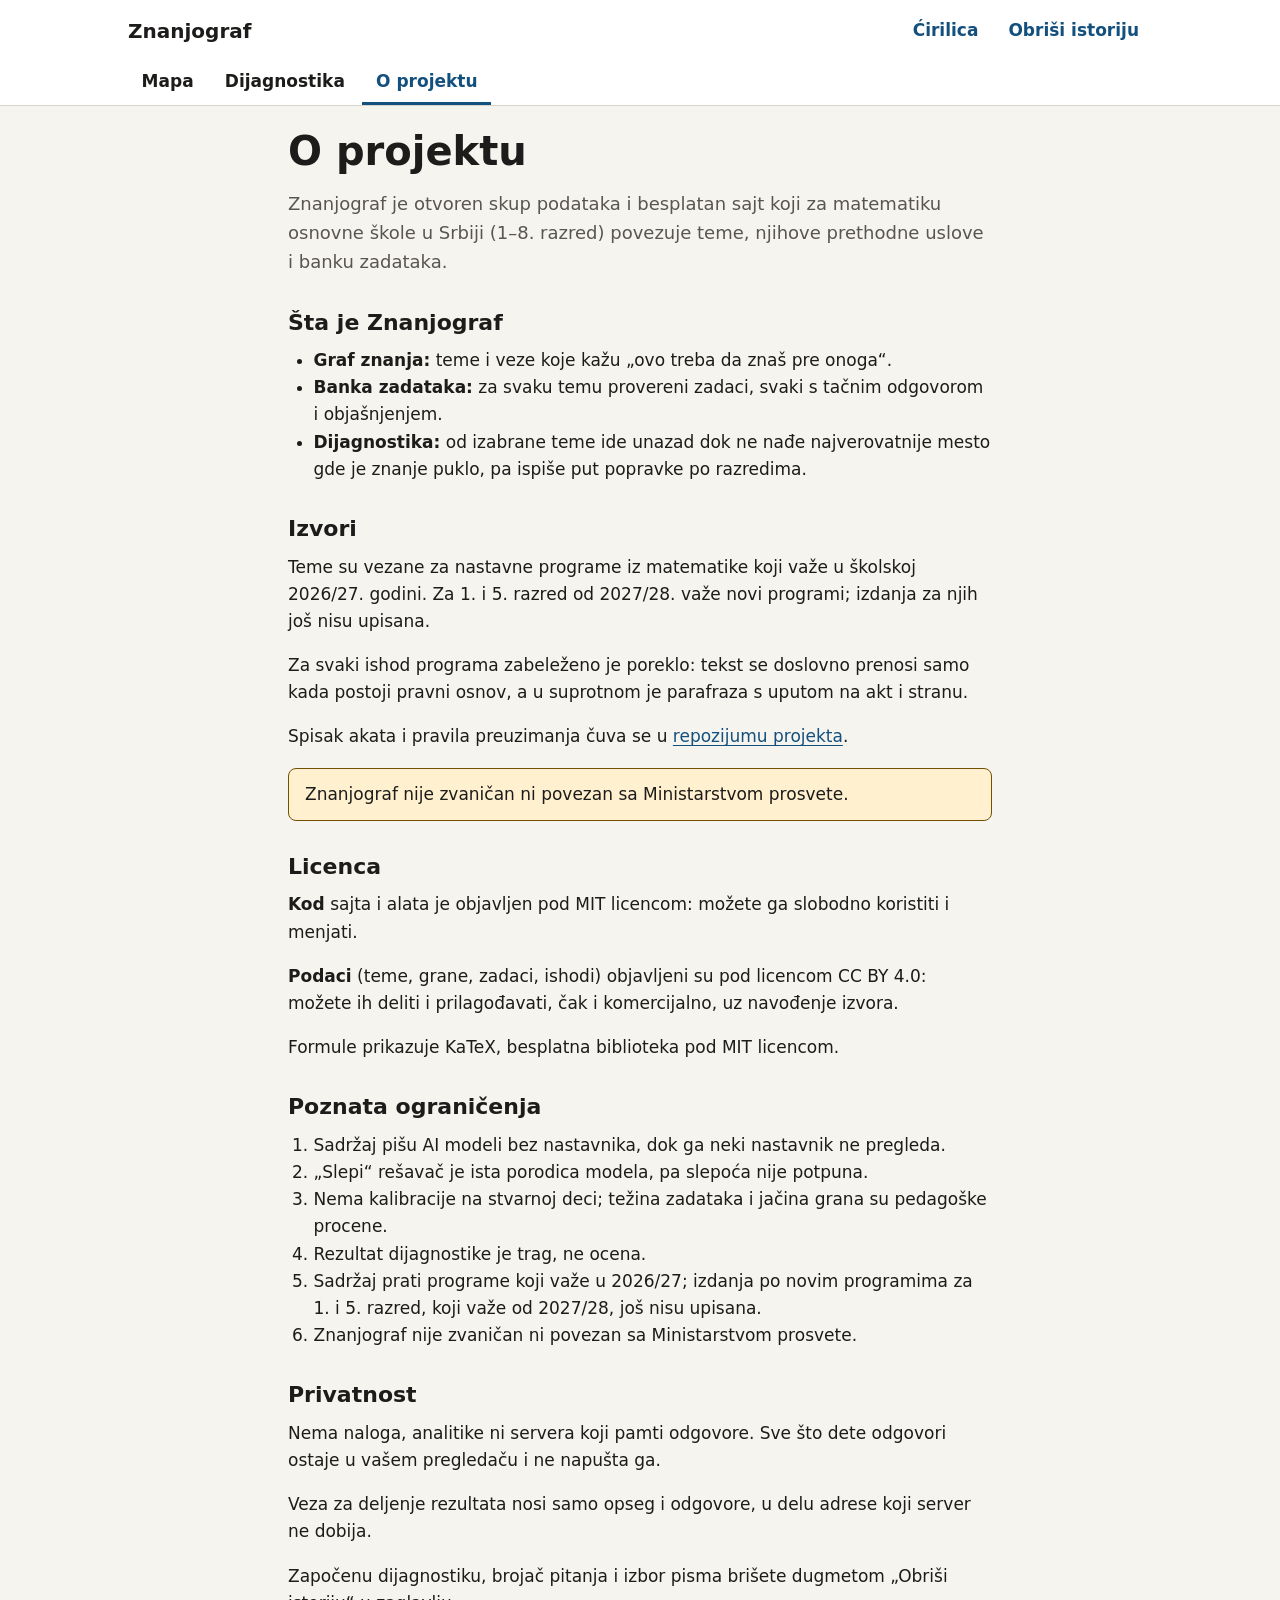
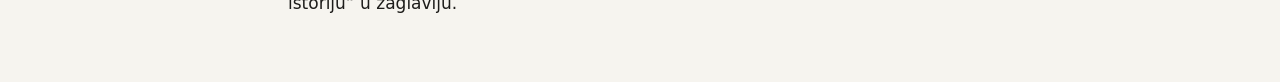
<file: site/o-projektu/index.html>
<!doctype html>
<html lang="sr-Latn">
<head>
<meta charset="utf-8">
<meta name="viewport" content="width=device-width, initial-scale=1">
<title>Znanjograf — o projektu</title>
<link rel="icon" type="image/svg+xml" href="data:image/svg+xml,%3Csvg%20xmlns='http://www.w3.org/2000/svg'%20viewBox='0%200%2032%2032'%3E%3Crect%20width='32'%20height='32'%20rx='7'%20fill='%2314507d'/%3E%3Cpath%20d='M9%2023%2016%209l7%2014'%20fill='none'%20stroke='%23fff'%20stroke-width='2.5'%20stroke-linecap='round'%20stroke-linejoin='round'/%3E%3Cg%20fill='%23fff'%3E%3Ccircle%20cx='9'%20cy='23'%20r='3.4'/%3E%3Ccircle%20cx='16'%20cy='9'%20r='3.4'/%3E%3Ccircle%20cx='23'%20cy='23'%20r='3.4'/%3E%3C/g%3E%3C/svg%3E">
<link rel="stylesheet" href="../css/zg.css">
<script type="module" src="../js/pages/about.js"></script>
</head>
<body data-pismo="lat" data-podaci="../podaci/" data-page="about">
<a id="zg-skip" class="zg-skip" href="#zg-main"></a>
<header id="zg-header" class="zg-header"></header>
<!--zg:draft-->
<main id="zg-main" class="zg-main" tabindex="-1"><p class="zg-noscript" id="zg-fallback" hidden>Znanjograf radi samo kad je otvoren sa servera, a ne direktno iz fajla. Ako ste ga otvorili sa sajta, osvežite stranicu.</p></main>
<script>window.addEventListener("load",function(){var f=document.getElementById("zg-fallback");if(f)f.hidden=false;});</script>
<noscript><p class="zg-noscript">Znanjograf radi samo sa uključenim JavaScriptom. Uključite ga u pregledaču i ponovo učitajte stranicu.</p></noscript>
</body>
</html>
</file>
<file: site/css/zg.css>
/* Znanjograf: one stylesheet for every page.
   ASCII only: the build copies this file into the Cyrillic mirror untouched.
   Every colour is a custom property with a light and a dark value; every control is at
   least 44 px high; nothing is wider than the viewport at 360 px. */

:root {
  color-scheme: light dark;

  --zg-font: system-ui, -apple-system, "Segoe UI", Roboto, "Helvetica Neue", Arial, "Noto Sans", sans-serif;
  --zg-mono: ui-monospace, "SF Mono", Menlo, Consolas, "Liberation Mono", monospace;

  --zg-bg: #f6f4ef;
  --zg-surface: #ffffff;
  --zg-surface-2: #efece5;
  --zg-ink: #1d1c1a;
  --zg-muted: #59564f;
  --zg-line: #d8d4cb;
  --zg-accent: #14507d;
  --zg-on-accent: #ffffff;
  --zg-accent-soft: #e2edf6;
  --zg-ok: #17683f;
  --zg-ok-soft: #dff1e6;
  --zg-bad: #a3241c;
  --zg-bad-soft: #fae3e1;
  --zg-warn: #754f00;
  --zg-warn-soft: #fff0cf;
  --zg-focus: #c2410c;

  --zg-target: 44px;
  --zg-radius: 12px;
  --zg-radius-sm: 8px;
  --zg-shadow: 0 1px 2px rgba(0, 0, 0, 0.05);
  --zg-wrap: 66rem;
}

@media (prefers-color-scheme: dark) {
  :root {
    --zg-bg: #121417;
    --zg-surface: #1b1e23;
    --zg-surface-2: #24282e;
    --zg-ink: #ecebe6;
    --zg-muted: #aba89f;
    --zg-line: #353940;
    --zg-accent: #86c4f5;
    --zg-on-accent: #0a2540;
    --zg-accent-soft: #17304a;
    --zg-ok: #74d6a0;
    --zg-ok-soft: #15301f;
    --zg-bad: #ff9389;
    --zg-bad-soft: #3c1b18;
    --zg-warn: #f5c451;
    --zg-warn-soft: #3b2d0d;
    --zg-focus: #ffb020;
    --zg-shadow: none;
  }
}

/* ----- base ------------------------------------------------------------------------- */

*,
*::before,
*::after {
  box-sizing: border-box;
}

html {
  -webkit-text-size-adjust: 100%;
  text-size-adjust: 100%;
}

body {
  margin: 0;
  font-family: var(--zg-font);
  font-size: 1.0625rem;
  line-height: 1.6;
  background: var(--zg-bg);
  color: var(--zg-ink);
}

h1,
h2,
h3,
h4 {
  margin: 0 0 0.5em;
  line-height: 1.25;
}

p,
ul,
ol,
dl {
  margin: 0 0 1em;
}

ul,
ol {
  padding-left: 1.5em;
}

a {
  color: var(--zg-accent);
  text-decoration-thickness: 0.08em;
  text-underline-offset: 0.18em;
}

a:hover {
  text-decoration-thickness: 0.14em;
}

/* A link inside a sentence keeps its line, but its target grows to the full height. */
.zg-main p > a:not(.zg-btn):not(.zg-topiclink),
.zg-main li > a:not(.zg-btn):not(.zg-topiclink):not(.zg-grade) {
  padding-block: 0.75rem;
  margin-block: -0.75rem;
}

button,
input,
select {
  font: inherit;
  color: inherit;
}

img,
svg {
  max-width: 100%;
}

:focus-visible {
  outline: 3px solid var(--zg-focus);
  outline-offset: 2px;
}

:focus:not(:focus-visible) {
  outline: none;
}

/* The heading of a new screen, which only receives the focus: a lighter ring, a little further out. */
.zg-main [data-zg-focus]:focus-visible {
  outline: 2px solid var(--zg-focus);
  outline-offset: 6px;
  border-radius: 4px;
}

.katex {
  font-size: 1.08em;
}

.zg-tex-raw {
  font-family: var(--zg-mono);
  font-size: 0.95em;
  padding: 0 0.3em;
  border-radius: 4px;
  background: var(--zg-surface-2);
}

.zg-visually-hidden {
  position: absolute !important;
  width: 1px;
  height: 1px;
  margin: -1px;
  padding: 0;
  overflow: hidden;
  clip: rect(0 0 0 0);
  clip-path: inset(50%);
  white-space: nowrap;
  border: 0;
}

.zg-noscript {
  margin: 1rem;
  padding: 1rem;
  border: 1px solid var(--zg-warn);
  border-radius: var(--zg-radius);
  background: var(--zg-warn-soft);
}

/* ----- layout ------------------------------------------------------------------------ */

.zg-main {
  padding: 1.25rem 0 3rem;
}

/* The notice about unfinished content, between the header and the page. */
.zg-draft {
  padding-block: 0.75rem 0;
}

.zg-wrap {
  max-width: var(--zg-wrap);
  margin-inline: auto;
  padding-inline: 1rem;
}

.zg-narrow {
  max-width: 46rem;
}

.zg-title {
  font-size: clamp(1.75rem, 1.2rem + 2.6vw, 2.5rem);
  margin-bottom: 0.35em;
  overflow-wrap: anywhere;
}

.zg-subtitle {
  font-size: 1.375rem;
}

.zg-lead {
  max-width: 46rem;
  font-size: 1.125rem;
  color: var(--zg-muted);
}

.zg-muted {
  color: var(--zg-muted);
}

.zg-eyebrow {
  margin-bottom: 0.25rem;
  font-size: 0.875rem;
  font-weight: 600;
  letter-spacing: 0.04em;
  text-transform: uppercase;
  color: var(--zg-accent);
}

.zg-card {
  padding: 1.25rem;
  border: 1px solid var(--zg-line);
  border-radius: var(--zg-radius);
  background: var(--zg-surface);
  box-shadow: var(--zg-shadow);
}

.zg-section {
  margin-top: 2rem;
}

.zg-stack > * + * {
  margin-top: 1rem;
}

.zg-actions {
  display: flex;
  flex-wrap: wrap;
  gap: 0.5rem;
  margin-top: 1.25rem;
}

/* Nothing that is still empty takes room: a note, a hint or a count line that is filled
   in later shows as nothing until it has something to say. */
.zg-main p:empty,
.zg-main dd:empty,
.zg-main li:empty,
.zg-main h2:empty,
.zg-main h3:empty,
.zg-main h4:empty,
.zg-note:empty,
.zg-hint:empty,
.zg-badge:empty {
  display: none;
}

.zg-note {
  padding: 0.75rem 1rem;
  border: 1px solid var(--zg-line);
  border-radius: var(--zg-radius-sm);
  background: var(--zg-surface-2);
}

.zg-note-bad {
  border-color: var(--zg-bad);
  background: var(--zg-bad-soft);
}

.zg-note-warn {
  border-color: var(--zg-warn);
  background: var(--zg-warn-soft);
}

.zg-note-ok {
  border-color: var(--zg-ok);
  background: var(--zg-ok-soft);
}

.zg-badge {
  display: inline-flex;
  align-items: center;
  gap: 0.3rem;
  padding: 0.05rem 0.6rem;
  border: 1px solid var(--zg-line);
  border-radius: 999px;
  font-size: 0.8125rem;
  font-weight: 600;
  line-height: 1.6;
  color: var(--zg-muted);
  background: var(--zg-surface-2);
}

.zg-badge-ok {
  border-color: transparent;
  color: var(--zg-ok);
  background: var(--zg-ok-soft);
}

.zg-badge-bad {
  border-color: transparent;
  color: var(--zg-bad);
  background: var(--zg-bad-soft);
}

.zg-badge-warn {
  border-color: transparent;
  color: var(--zg-warn);
  background: var(--zg-warn-soft);
}

/* ----- header ------------------------------------------------------------------------ */

.zg-skip {
  position: absolute;
  top: -100px;
  left: 0.75rem;
  z-index: 10;
  display: inline-flex;
  align-items: center;
  min-height: var(--zg-target);
  padding: 0.5rem 1rem;
  border: 2px solid var(--zg-focus);
  border-radius: var(--zg-radius-sm);
  background: var(--zg-surface);
  color: var(--zg-accent);
}

.zg-skip:focus {
  top: 0.75rem;
}

.zg-header {
  border-bottom: 1px solid var(--zg-line);
  background: var(--zg-surface);
}

.zg-header-row {
  display: flex;
  flex-wrap: wrap;
  align-items: center;
  justify-content: space-between;
  gap: 0.25rem 1rem;
  padding-block: 0.5rem;
}

.zg-brand {
  display: inline-flex;
  align-items: center;
  min-height: var(--zg-target);
  font-size: 1.25rem;
  font-weight: 700;
  color: var(--zg-ink);
  text-decoration: none;
}

.zg-tools {
  display: flex;
  flex-wrap: wrap;
  gap: 0.25rem;
  margin-left: auto;
}

.zg-nav-row {
  display: flex;
  flex-wrap: wrap;
  gap: 0 0.25rem;
}

.zg-nav a {
  display: inline-flex;
  align-items: center;
  min-height: var(--zg-target);
  padding: 0 0.85rem;
  border-bottom: 3px solid transparent;
  font-weight: 600;
  color: var(--zg-ink);
  text-decoration: none;
}

.zg-nav a:hover,
.zg-nav a[aria-current="page"] {
  border-bottom-color: var(--zg-accent);
  color: var(--zg-accent);
}

/* ----- buttons and forms ------------------------------------------------------------- */

.zg-btn {
  display: inline-flex;
  align-items: center;
  justify-content: center;
  gap: 0.5rem;
  min-height: var(--zg-target);
  padding: 0.5rem 1.1rem;
  border: 1px solid transparent;
  border-radius: 999px;
  font-weight: 600;
  text-align: center;
  text-decoration: none;
  cursor: pointer;
  background: var(--zg-surface-2);
  color: var(--zg-ink);
}

.zg-btn:hover {
  text-decoration: underline;
  text-decoration-thickness: 0.08em;
  text-underline-offset: 0.18em;
}

.zg-btn-primary {
  background: var(--zg-accent);
  color: var(--zg-on-accent);
}

.zg-btn-secondary {
  border-color: var(--zg-accent);
  background: var(--zg-surface);
  color: var(--zg-accent);
}

.zg-btn-quiet {
  padding-inline: 0.75rem;
  background: transparent;
  color: var(--zg-accent);
}

.zg-btn:disabled {
  opacity: 0.55;
  cursor: not-allowed;
  text-decoration: none;
}

.zg-fieldset {
  min-width: 0;
  margin: 0 0 1rem;
  padding: 1rem;
  border: 1px solid var(--zg-line);
  border-radius: var(--zg-radius);
}

.zg-fieldset > legend {
  padding-inline: 0.35rem;
  font-weight: 700;
}

.zg-field {
  display: grid;
  gap: 0.3rem;
  margin-bottom: 1rem;
}

.zg-field > label,
.zg-label {
  font-weight: 600;
}

.zg-input,
.zg-select {
  width: 100%;
  min-height: var(--zg-target);
  padding: 0.5rem 0.75rem;
  border: 1px solid var(--zg-line);
  border-radius: var(--zg-radius-sm);
  background: var(--zg-surface);
  color: var(--zg-ink);
}

.zg-input::placeholder {
  color: var(--zg-muted);
  opacity: 1;
}

.zg-invalid {
  border-color: var(--zg-bad);
}

.zg-error {
  margin: 0.35rem 0 0;
  font-size: 0.9375rem;
  font-weight: 600;
  color: var(--zg-bad);
}

[hidden] {
  display: none !important;
}

.zg-hint {
  margin: 0;
  font-size: 0.9375rem;
  color: var(--zg-muted);
}

.zg-radio {
  display: flex;
  align-items: flex-start;
  gap: 0.75rem;
  min-height: var(--zg-target);
  margin-bottom: 0.5rem;
  padding: 0.6rem 0.75rem;
  border: 1px solid var(--zg-line);
  border-radius: var(--zg-radius-sm);
  background: var(--zg-surface);
  cursor: pointer;
}

.zg-radio:has(input:checked) {
  border-color: var(--zg-accent);
  background: var(--zg-accent-soft);
}

.zg-radio input {
  flex: none;
  width: 1.15rem;
  height: 1.15rem;
  margin: 0.3rem 0 0;
}

.zg-radio-text {
  display: grid;
  gap: 0.1rem;
}

/* ----- home -------------------------------------------------------------------------- */

.zg-steps {
  display: grid;
  grid-template-columns: repeat(auto-fit, minmax(min(100%, 15rem), 1fr));
  gap: 0.75rem;
  margin: 1.5rem 0 0;
  padding: 0;
  list-style: none;
  counter-reset: step;
}

.zg-steps > li {
  position: relative;
  padding: 1rem 1rem 1rem 3.6rem;
  border: 1px solid var(--zg-line);
  border-radius: var(--zg-radius);
  background: var(--zg-surface);
  counter-increment: step;
}

.zg-steps > li::before {
  content: counter(step);
  position: absolute;
  top: 1rem;
  left: 1rem;
  display: grid;
  place-items: center;
  width: 1.9rem;
  height: 1.9rem;
  border-radius: 50%;
  font-weight: 700;
  background: var(--zg-accent);
  color: var(--zg-on-accent);
}

.zg-steps p {
  margin: 0;
}

.zg-grades {
  display: grid;
  /* Two rows of four on wider screens (there are eight grades), two columns on a phone. */
  grid-template-columns: repeat(2, 1fr);
  gap: 0.5rem;
  margin: 0;
  padding: 0;
  list-style: none;
}

.zg-grades a {
  display: flex;
  align-items: center;
  justify-content: center;
  min-height: var(--zg-target);
  padding: 0.4rem 0.75rem;
  border: 1px solid var(--zg-line);
  border-radius: var(--zg-radius);
  font-weight: 600;
  color: var(--zg-ink);
  text-decoration: none;
  background: var(--zg-surface);
}

.zg-grades a:hover {
  border-color: var(--zg-accent);
  color: var(--zg-accent);
}

.zg-stats {
  display: grid;
  grid-template-columns: repeat(2, 1fr);
  gap: 0.6rem;
  margin: 0;
}

.zg-stats > div {
  padding: 0.75rem 1rem;
  border: 1px solid var(--zg-line);
  border-radius: var(--zg-radius);
  background: var(--zg-surface);
}

.zg-stats dt {
  font-size: 0.9375rem;
  color: var(--zg-muted);
}

.zg-stats dd {
  margin: 0;
  font-size: 2rem;
  font-weight: 700;
  line-height: 1.2;
  font-variant-numeric: tabular-nums;
}

/* ----- map --------------------------------------------------------------------------- */

.zg-toolbar {
  display: grid;
  gap: 0.25rem;
  margin: 1rem 0 1.25rem;
}

.zg-map-layout {
  display: grid;
  gap: 1rem;
  align-items: start;
}

.zg-map-list,
.zg-map-detail {
  min-width: 0;
  border: 1px solid var(--zg-line);
  border-radius: var(--zg-radius);
  background: var(--zg-surface);
}

.zg-map-list {
  padding: 0.5rem;
}

.zg-map-detail {
  padding: 1.25rem;
}

.zg-group > summary {
  display: flex;
  align-items: center;
  gap: 0.35rem;
  min-height: var(--zg-target);
  padding: 0.35rem 0.6rem;
  border-radius: var(--zg-radius-sm);
  font-weight: 700;
  list-style: none;
  cursor: pointer;
}

.zg-group > summary::-webkit-details-marker {
  display: none;
}

.zg-group > summary::before {
  content: "";
  flex: none;
  width: 0.55rem;
  height: 0.55rem;
  margin: 0 0.35rem 0 0.15rem;
  border-right: 2px solid currentColor;
  border-bottom: 2px solid currentColor;
  transform: rotate(-45deg);
}

.zg-group[open] > summary::before {
  transform: rotate(45deg);
}

.zg-group-inner > summary {
  padding-left: 1.6rem;
  font-weight: 600;
  color: var(--zg-muted);
}

.zg-group ul {
  margin: 0 0 0.35rem;
  padding: 0;
  list-style: none;
}

.zg-group a {
  display: flex;
  align-items: center;
  gap: 0.5rem;
  min-height: var(--zg-target);
  padding: 0.35rem 0.75rem;
  border-radius: var(--zg-radius-sm);
  color: var(--zg-ink);
  text-decoration: none;
  overflow-wrap: anywhere;
}

.zg-group a:hover {
  background: var(--zg-surface-2);
}

.zg-group a[aria-current="true"] {
  font-weight: 600;
  color: var(--zg-accent);
  background: var(--zg-accent-soft);
}

/* The graph around the selected topic. graph-view.js draws the svg (class zg-graph) with
   currentColor and the classes below; the colours and the rest live here. */
.zg-detail-graph {
  margin: 1.25rem 0;
}

.zg-graph-box {
  overflow-x: auto;
  padding: 0.5rem;
  border: 1px solid var(--zg-line);
  border-radius: var(--zg-radius-sm);
  background: var(--zg-bg);
}

.zg-graph-box svg.zg-graph {
  display: block;
  max-width: none;
  font-family: var(--zg-font);
}

.zg-edge {
  fill: none;
  stroke: var(--zg-muted);
  stroke-width: 1.5;
}

.zg-node {
  cursor: pointer;
}

.zg-node rect {
  fill: var(--zg-surface);
  stroke: var(--zg-line);
  stroke-width: 1.5;
}

.zg-node text {
  fill: var(--zg-ink);
  user-select: none;
}

.zg-node:hover rect {
  stroke: var(--zg-accent);
}

.zg-node:focus {
  outline: none;
}

.zg-node:focus-visible rect {
  stroke: var(--zg-focus);
  stroke-width: 3;
}

.zg-node--focus rect {
  fill: var(--zg-accent-soft);
  stroke: var(--zg-accent);
  stroke-width: 3;
}

.zg-node--mastered rect {
  stroke: var(--zg-ok);
}

.zg-node--shaky rect {
  stroke: var(--zg-warn);
}

.zg-node--weak rect {
  fill: var(--zg-bad-soft);
  stroke: var(--zg-bad);
}

.zg-node--inferred rect {
  stroke-dasharray: 4 3;
}

.zg-props {
  margin: 0;
}

.zg-props dt {
  margin-top: 0.9rem;
  font-weight: 600;
}

.zg-props dd {
  margin: 0.15rem 0 0;
}

.zg-linklist {
  display: flex;
  flex-wrap: wrap;
  gap: 0.4rem;
  margin: 0;
  padding: 0;
  list-style: none;
}

.zg-topiclink {
  display: inline-flex;
  align-items: center;
  gap: 0.4rem;
  min-height: var(--zg-target);
  padding: 0.2rem 0.7rem;
  border: 1px solid var(--zg-line);
  border-radius: 999px;
  text-decoration: none;
  background: var(--zg-bg);
  overflow-wrap: anywhere;
}

.zg-topiclink:hover {
  border-color: var(--zg-accent);
}

.zg-sample {
  margin: 0;
}

.zg-sample summary {
  min-height: var(--zg-target);
  display: flex;
  align-items: center;
  cursor: pointer;
  font-weight: 600;
}

.zg-sample > div {
  margin-bottom: 0.5rem;
}

.zg-scope {
  margin-top: 1rem;
}

.zg-scope > summary {
  min-height: var(--zg-target);
  display: flex;
  align-items: center;
  cursor: pointer;
  font-weight: 600;
}

.zg-scope[open] > summary {
  margin-bottom: 1rem;
}

.zg-hero {
  padding-block: 0.5rem;
}

.zg-section > .zg-actions:last-child,
.zg-card > .zg-actions:last-child {
  margin-bottom: 0;
}

/* ----- diagnosis: progress and question ---------------------------------------------- */

.zg-progress-track {
  height: 0.6rem;
  overflow: hidden;
  border: 1px solid var(--zg-line);
  border-radius: 999px;
  background: var(--zg-surface-2);
}

.zg-progress-fill {
  display: block;
  height: 100%;
  border-radius: 999px;
  background: var(--zg-accent);
}

.zg-progress-text {
  margin: 0.35rem 0 0;
  font-size: 0.9375rem;
  color: var(--zg-muted);
  font-variant-numeric: tabular-nums;
}

.zg-question {
  margin-top: 1rem;
}

.zg-question .zg-eyebrow {
  overflow-wrap: anywhere;
}

.zg-prompt-text {
  margin: 0;
  font-size: 1.25rem;
  line-height: 1.5;
}

/* The figure figure.js draws carries the class zg-figure on the svg itself. Its strokes
   are currentColor and its fills use the accent, so it follows the theme as it is. */
.zg-fig {
  margin: 0 0 1rem;
}

.zg-fig svg.zg-figure {
  display: block;
  height: auto;
}

.zg-fig-cap {
  margin: 0.4rem 0 0;
  font-size: 0.9375rem;
  color: var(--zg-muted);
}

.zg-answer {
  display: grid;
  gap: 0.75rem;
  margin-top: 1.25rem;
}

.zg-answer-line {
  display: flex;
  flex-wrap: wrap;
  align-items: flex-start;
  gap: 0.6rem;
}

.zg-input-lg {
  flex: 1 1 10rem;
  font-size: 1.25rem;
}

.zg-choices {
  display: grid;
  grid-template-columns: repeat(auto-fit, minmax(min(100%, 10rem), 1fr));
  gap: 0.5rem;
  margin: 0;
  padding: 0;
  list-style: none;
}

.zg-choice {
  width: 100%;
  min-height: var(--zg-target);
  padding: 0.6rem 0.9rem;
  border: 1px solid var(--zg-line);
  border-radius: var(--zg-radius-sm);
  text-align: left;
  cursor: pointer;
  background: var(--zg-surface);
  overflow-wrap: anywhere;
}

.zg-choice:hover:not(:disabled) {
  border-color: var(--zg-accent);
}

.zg-choice:disabled {
  color: var(--zg-muted);
  cursor: default;
}

.zg-choice.zg-picked.zg-right {
  border-color: var(--zg-ok);
  color: var(--zg-ink);
  background: var(--zg-ok-soft);
}

.zg-choice.zg-picked.zg-wrong {
  border-color: var(--zg-bad);
  color: var(--zg-ink);
  background: var(--zg-bad-soft);
}

.zg-feedback {
  margin-top: 1rem;
  padding: 1rem 1.1rem;
  border: 1px solid var(--zg-line);
  border-radius: var(--zg-radius);
  background: var(--zg-surface-2);
}

.zg-feedback-ok {
  border-color: var(--zg-ok);
  background: var(--zg-ok-soft);
}

.zg-feedback-bad {
  border-color: var(--zg-bad);
  background: var(--zg-bad-soft);
}

.zg-feedback-verdict {
  margin: 0;
  font-size: 1.125rem;
  font-weight: 700;
}

.zg-explain {
  margin: 0.75rem 0 0;
}

.zg-explain-title {
  margin: 0 0 0.15rem;
  font-size: 0.875rem;
  font-weight: 600;
  letter-spacing: 0.04em;
  text-transform: uppercase;
  color: var(--zg-muted);
}

/* ----- diagnosis: result ------------------------------------------------------------- */

.zg-result {
  display: grid;
  gap: 1rem;
}

.zg-roots {
  display: grid;
  gap: 0.75rem;
  margin: 0;
  padding: 0;
  list-style: none;
}

.zg-root {
  padding: 1rem 1.1rem;
  border: 1px solid var(--zg-bad);
  border-radius: var(--zg-radius);
  background: var(--zg-surface);
}

.zg-root-unconfirmed {
  border-color: var(--zg-warn);
}

.zg-root h3 {
  margin-bottom: 0.35rem;
  overflow-wrap: anywhere;
}

.zg-root-meta {
  display: flex;
  flex-wrap: wrap;
  align-items: center;
  gap: 0.4rem;
}

.zg-missed {
  display: grid;
  gap: 0.5rem;
  margin: 0.75rem 0 0;
  padding: 0;
  list-style: none;
}

.zg-missed li {
  padding-left: 0.75rem;
  border-left: 3px solid var(--zg-line);
}

.zg-missed p {
  margin: 0;
}

.zg-path {
  display: grid;
  gap: 0.75rem;
  margin: 0;
  padding: 0;
  list-style: none;
}

.zg-path h3 {
  margin-bottom: 0.3rem;
  font-size: 1rem;
  color: var(--zg-muted);
}

.zg-path ol {
  display: flex;
  flex-wrap: wrap;
  gap: 0.4rem;
  margin: 0;
  padding: 0;
  list-style: none;
}

.zg-path li {
  display: inline-flex;
  flex-wrap: wrap;
  align-items: center;
  gap: 0.4rem;
}

.zg-missed .zg-prompt-text {
  font-size: 1rem;
}

.zg-missed-wrap {
  margin-top: 0.75rem;
}

.zg-missed-wrap > .zg-label {
  margin-bottom: 0.35rem;
}

.zg-root-meta + .zg-hint,
.zg-root h3 {
  margin-top: 0;
}

.zg-outcomes .zg-hint {
  margin-top: 0.1rem;
}

.zg-counts {
  display: grid;
  grid-template-columns: repeat(2, 1fr);
  gap: 0.6rem;
  margin: 0;
}

.zg-counts > div {
  padding: 0.6rem 0.85rem;
  border: 1px solid var(--zg-line);
  border-radius: var(--zg-radius);
  background: var(--zg-surface);
}

.zg-counts dt {
  font-size: 0.875rem;
  color: var(--zg-muted);
}

.zg-counts dd {
  margin: 0;
  font-size: 1.75rem;
  font-weight: 700;
  font-variant-numeric: tabular-nums;
}

.zg-outcomes {
  display: grid;
  gap: 0.5rem;
  margin: 0;
  padding: 0;
  list-style: none;
}

.zg-outcomes li {
  padding-left: 0.75rem;
  border-left: 3px solid var(--zg-line);
}

.zg-outcomes p {
  margin: 0;
}

.zg-share {
  display: grid;
  gap: 0.4rem;
}

.zg-share input {
  font-family: var(--zg-mono);
  font-size: 0.875rem;
}

/* ----- wider screens ----------------------------------------------------------------- */

@media (min-width: 40rem) {
  .zg-stats {
    grid-template-columns: repeat(4, 1fr);
  }

  .zg-grades {
    grid-template-columns: repeat(4, 1fr);
  }

  .zg-counts {
    grid-template-columns: repeat(5, 1fr);
  }
}

@media (min-width: 48rem) {
  .zg-toolbar {
    grid-template-columns: minmax(12rem, 2fr) minmax(9rem, 1fr) minmax(11rem, 1fr);
    align-items: end;
    gap: 0.75rem;
  }
}

@media (min-width: 64rem) {
  .zg-map-layout {
    grid-template-columns: minmax(16rem, 22rem) 1fr;
  }
}

/* ----- print and motion -------------------------------------------------------------- */

@media print {
  :root {
    color-scheme: light;
    --zg-bg: #ffffff;
    --zg-surface: #ffffff;
    --zg-surface-2: #ffffff;
    --zg-ink: #000000;
    --zg-muted: #333333;
    --zg-line: #999999;
    --zg-accent: #000000;
    --zg-on-accent: #ffffff;
    --zg-accent-soft: #ffffff;
    --zg-ok: #000000;
    --zg-ok-soft: #ffffff;
    --zg-bad: #000000;
    --zg-bad-soft: #ffffff;
    --zg-warn: #000000;
    --zg-warn-soft: #ffffff;
  }

  .zg-header,
  .zg-skip,
  .zg-actions,
  .zg-btn,
  .zg-nav,
  .zg-share,
  #zg-live {
    display: none !important;
  }

  body {
    font-size: 11pt;
  }

  .zg-main {
    padding: 0;
  }

  .zg-wrap {
    max-width: none;
    padding: 0;
  }

  .zg-card,
  .zg-root,
  .zg-counts > div {
    border-color: #999999;
    box-shadow: none;
    break-inside: avoid;
  }

  a {
    color: inherit;
    text-decoration: none;
  }
}

@media (prefers-reduced-motion: reduce) {
  *,
  *::before,
  *::after {
    transition: none !important;
    animation: none !important;
    scroll-behavior: auto !important;
  }
}
</file>
